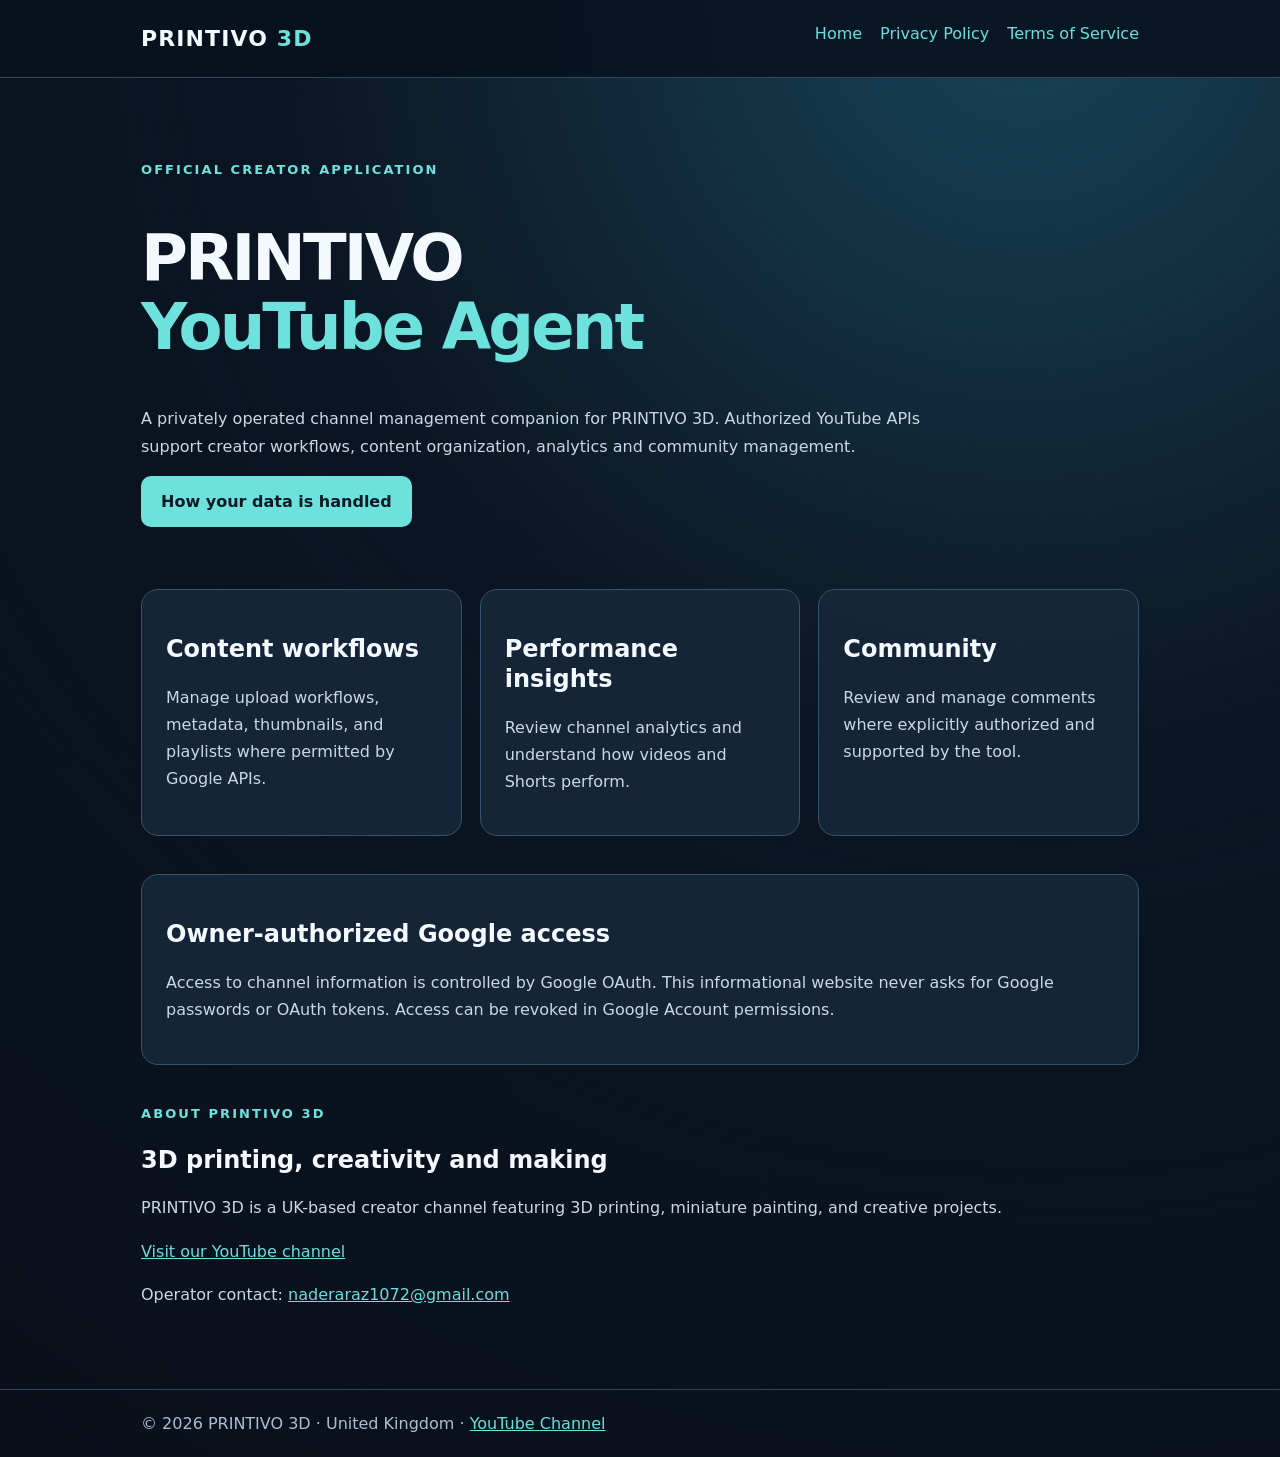
<file: index.html>
<!doctype html><html lang="en"><head><meta charset="utf-8"><meta name="viewport" content="width=device-width,initial-scale=1"><link rel="stylesheet" href="style.css"><title>Official Website | PRINTIVO YouTube Agent</title></head><body><header><nav><strong>PRINTIVO <span style="color:#6de2dd">3D</span></strong><div><a href="index.html">Home</a><a href="privacy.html">Privacy Policy</a><a href="terms.html">Terms of Service</a></div></nav></header><main><div class="hero"><p class="eyebrow">Official creator application</p><h1>PRINTIVO<br><span style="color:#6de2dd">YouTube Agent</span></h1><p>A privately operated channel management companion for PRINTIVO 3D. Authorized YouTube APIs support creator workflows, content organization, analytics and community management.</p><p><a class="button" href="privacy.html">How your data is handled</a></p></div><div class="cards"><section class="card"><h2>Content workflows</h2><p>Manage upload workflows, metadata, thumbnails, and playlists where permitted by Google APIs.</p></section><section class="card"><h2>Performance insights</h2><p>Review channel analytics and understand how videos and Shorts perform.</p></section><section class="card"><h2>Community</h2><p>Review and manage comments where explicitly authorized and supported by the tool.</p></section></div><section class="notice"><h2>Owner-authorized Google access</h2><p>Access to channel information is controlled by Google OAuth. This informational website never asks for Google passwords or OAuth tokens. Access can be revoked in Google Account permissions.</p></section><section><p class="eyebrow">About PRINTIVO 3D</p><h2>3D printing, creativity and making</h2><p>PRINTIVO 3D is a UK-based creator channel featuring 3D printing, miniature painting, and creative projects.</p><p><a href="https://www.youtube.com/@Printivo3D">Visit our YouTube channel</a></p><p>Operator contact: <a href="mailto:naderaraz1072@gmail.com">naderaraz1072@gmail.com</a></p></section></main><footer><div>© 2026 PRINTIVO 3D · United Kingdom · <a href="https://www.youtube.com/@Printivo3D">YouTube Channel</a></div></footer></body></html>
</file>
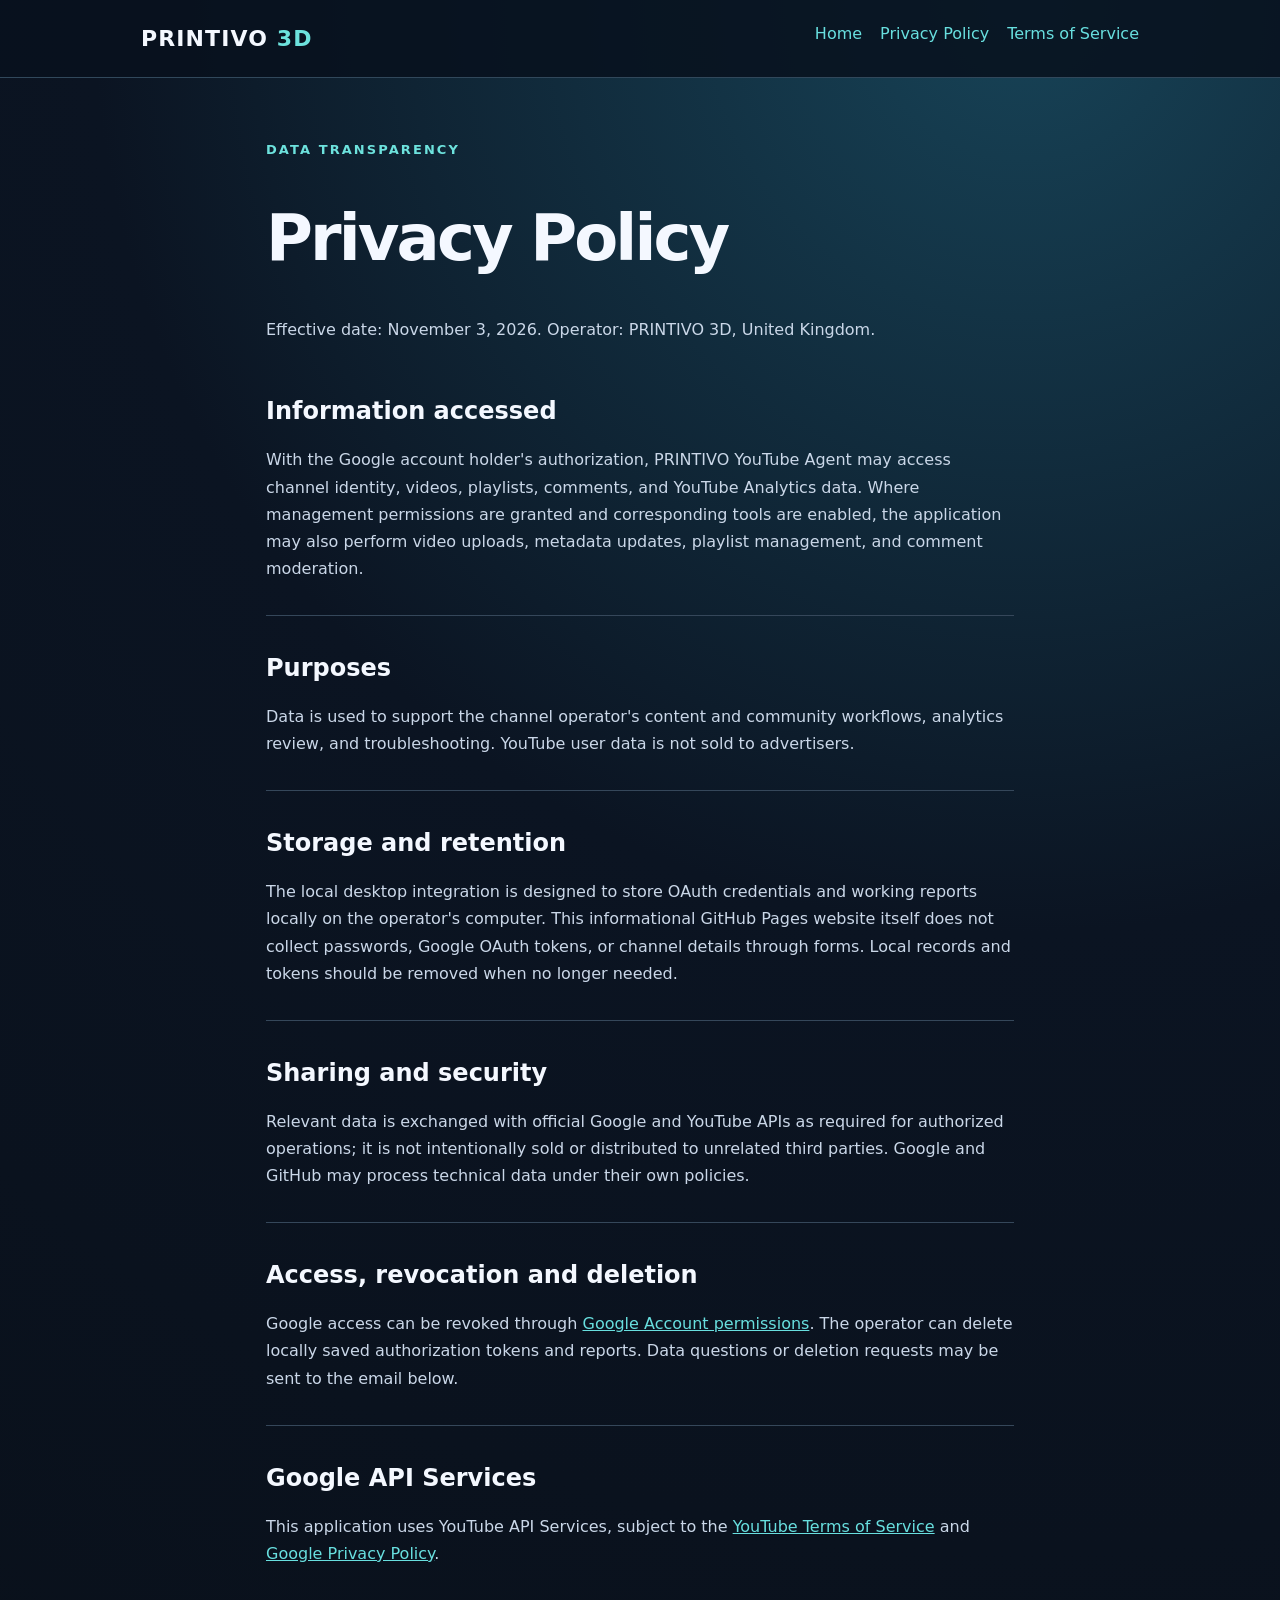
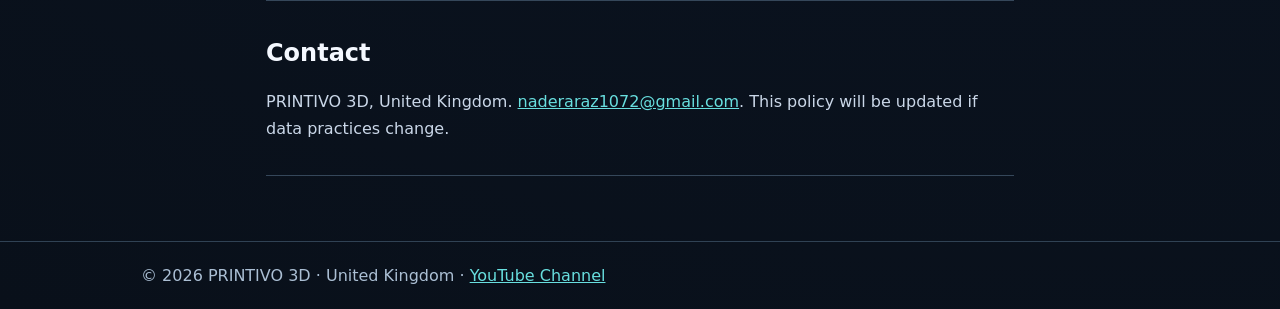
<file: privacy.html>
<!doctype html><html lang="en"><head><meta charset="utf-8"><meta name="viewport" content="width=device-width,initial-scale=1"><link rel="stylesheet" href="style.css"><title>Privacy Policy | PRINTIVO YouTube Agent</title></head><body><header><nav><strong>PRINTIVO <span style="color:#6de2dd">3D</span></strong><div><a href="index.html">Home</a><a href="privacy.html">Privacy Policy</a><a href="terms.html">Terms of Service</a></div></nav></header><main class="policy"><p class="eyebrow">Data transparency</p><h1>Privacy Policy</h1><p>Effective date: November 3, 2026. Operator: PRINTIVO 3D, United Kingdom.</p><section><h2>Information accessed</h2><p>With the Google account holder's authorization, PRINTIVO YouTube Agent may access channel identity, videos, playlists, comments, and YouTube Analytics data. Where management permissions are granted and corresponding tools are enabled, the application may also perform video uploads, metadata updates, playlist management, and comment moderation.</p></section><section><h2>Purposes</h2><p>Data is used to support the channel operator's content and community workflows, analytics review, and troubleshooting. YouTube user data is not sold to advertisers.</p></section><section><h2>Storage and retention</h2><p>The local desktop integration is designed to store OAuth credentials and working reports locally on the operator's computer. This informational GitHub Pages website itself does not collect passwords, Google OAuth tokens, or channel details through forms. Local records and tokens should be removed when no longer needed.</p></section><section><h2>Sharing and security</h2><p>Relevant data is exchanged with official Google and YouTube APIs as required for authorized operations; it is not intentionally sold or distributed to unrelated third parties. Google and GitHub may process technical data under their own policies.</p></section><section><h2>Access, revocation and deletion</h2><p>Google access can be revoked through <a href="https://myaccount.google.com/permissions">Google Account permissions</a>. The operator can delete locally saved authorization tokens and reports. Data questions or deletion requests may be sent to the email below.</p></section><section><h2>Google API Services</h2><p>This application uses YouTube API Services, subject to the <a href="https://www.youtube.com/t/terms">YouTube Terms of Service</a> and <a href="https://policies.google.com/privacy">Google Privacy Policy</a>.</p></section><section><h2>Contact</h2><p>PRINTIVO 3D, United Kingdom. <a href="mailto:naderaraz1072@gmail.com">naderaraz1072@gmail.com</a>. This policy will be updated if data practices change.</p></section></main><footer><div>© 2026 PRINTIVO 3D · United Kingdom · <a href="https://www.youtube.com/@Printivo3D">YouTube Channel</a></div></footer></body></html>
</file>
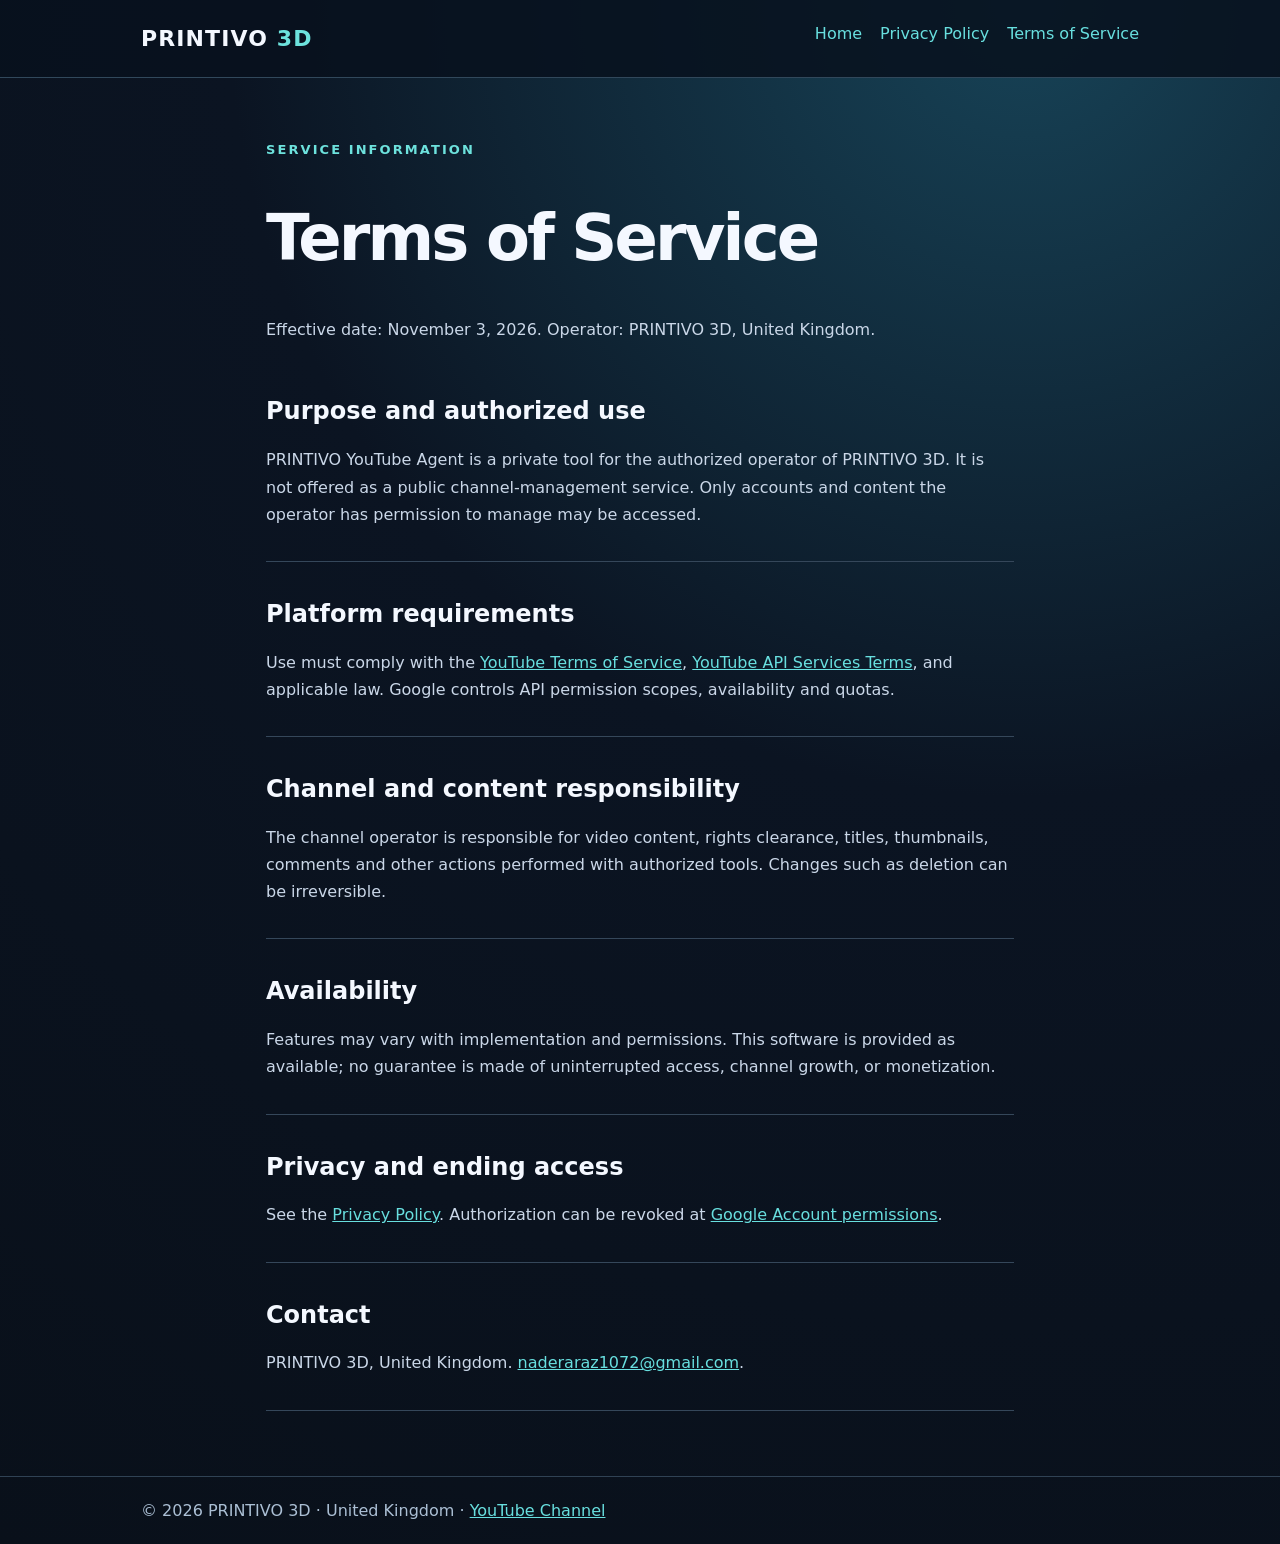
<file: terms.html>
<!doctype html><html lang="en"><head><meta charset="utf-8"><meta name="viewport" content="width=device-width,initial-scale=1"><link rel="stylesheet" href="style.css"><title>Terms of Service | PRINTIVO YouTube Agent</title></head><body><header><nav><strong>PRINTIVO <span style="color:#6de2dd">3D</span></strong><div><a href="index.html">Home</a><a href="privacy.html">Privacy Policy</a><a href="terms.html">Terms of Service</a></div></nav></header><main class="policy"><p class="eyebrow">Service information</p><h1>Terms of Service</h1><p>Effective date: November 3, 2026. Operator: PRINTIVO 3D, United Kingdom.</p><section><h2>Purpose and authorized use</h2><p>PRINTIVO YouTube Agent is a private tool for the authorized operator of PRINTIVO 3D. It is not offered as a public channel-management service. Only accounts and content the operator has permission to manage may be accessed.</p></section><section><h2>Platform requirements</h2><p>Use must comply with the <a href="https://www.youtube.com/t/terms">YouTube Terms of Service</a>, <a href="https://developers.google.com/youtube/terms/api-services-terms-of-service">YouTube API Services Terms</a>, and applicable law. Google controls API permission scopes, availability and quotas.</p></section><section><h2>Channel and content responsibility</h2><p>The channel operator is responsible for video content, rights clearance, titles, thumbnails, comments and other actions performed with authorized tools. Changes such as deletion can be irreversible.</p></section><section><h2>Availability</h2><p>Features may vary with implementation and permissions. This software is provided as available; no guarantee is made of uninterrupted access, channel growth, or monetization.</p></section><section><h2>Privacy and ending access</h2><p>See the <a href="privacy.html">Privacy Policy</a>. Authorization can be revoked at <a href="https://myaccount.google.com/permissions">Google Account permissions</a>.</p></section><section><h2>Contact</h2><p>PRINTIVO 3D, United Kingdom. <a href="mailto:naderaraz1072@gmail.com">naderaraz1072@gmail.com</a>.</p></section></main><footer><div>© 2026 PRINTIVO 3D · United Kingdom · <a href="https://www.youtube.com/@Printivo3D">YouTube Channel</a></div></footer></body></html>
</file>
<file: style.css>
:root{color-scheme:dark}*{box-sizing:border-box}body{margin:0;background:radial-gradient(circle at 80% 0%,#174357 0%,#0b1422 43%,#09101a 100%);color:#f4f8ff;font:16px/1.7 system-ui,Arial,sans-serif}a{color:#68dfdf}nav,main,footer>div{max-width:1050px;margin:auto;padding:20px 26px}header{background:#08111ddc;border-bottom:1px solid #31485b}nav{display:flex;justify-content:space-between;gap:20px;flex-wrap:wrap}nav a{margin-left:18px;text-decoration:none}nav strong{font-size:22px;letter-spacing:.05em}main{padding-top:48px;padding-bottom:65px}h1{font-size:clamp(35px,6vw,64px);line-height:1.08;letter-spacing:-.045em}h2{line-height:1.25}p,li{color:#cad7e8}.hero{padding:20px 0 46px;max-width:820px}.eyebrow{font-size:13px;letter-spacing:.16em;text-transform:uppercase;color:#6de2dd;font-weight:700}.button{display:inline-block;padding:12px 20px;border-radius:10px;background:#6de2dd;color:#091a25;text-decoration:none;font-weight:700}.cards{display:grid;grid-template-columns:repeat(3,1fr);gap:18px}.card,.notice{padding:24px;border:1px solid #36516a;border-radius:17px;background:#15273ae8}.notice{margin:38px 0}.policy{max-width:800px}.policy section{border-bottom:1px solid #35475a;padding:17px 0}footer{border-top:1px solid #304254;color:#abbfd4}@media(max-width:700px){.cards{grid-template-columns:1fr}nav a{margin-left:0;margin-right:12px}}
</file>
